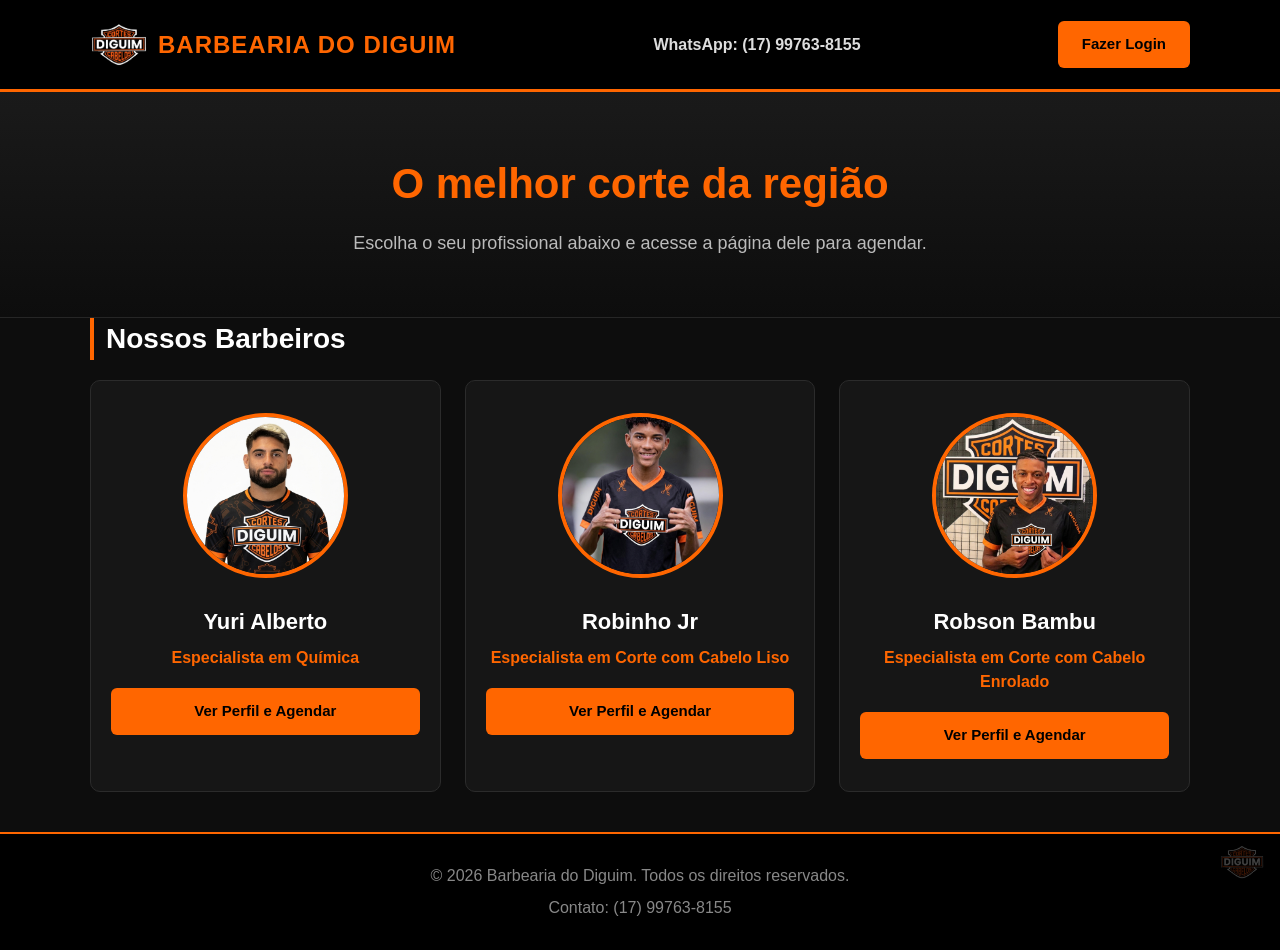
<file: index.html>
<!DOCTYPE html>
<html lang="pt-BR">

<head>
    <meta charset="UTF-8">
    <meta name="viewport" content="width=device-width, initial-scale=1.0">
    <title>Barbearia do Diguim</title>
    <link rel="stylesheet" href="style.css">
</head>

<body>

    <header>
        <div class="container">

            <div class="brand-area">
                <img src="logo-diguim-cortada.png"
                     alt="Logo da Barbearia do Diguim"
                     class="logo-topo">

                <h1>Barbearia do Diguim</h1>
            </div>

            <div class="contact">
                WhatsApp: (17) 99763-8155
            </div>

            <div class="header-actions">
                <a href="login.html" class="btn-header">Fazer Login</a>
            </div>

        </div>
    </header>

    <section id="hero">
        <div class="container">
            <h2>O melhor corte da região</h2>
            <p>Escolha o seu profissional abaixo e acesse a página dele para agendar.</p>
        </div>
    </section>

    <section id="profissionais" class="container">

        <h2>Nossos Barbeiros</h2>

        <div class="cards">

            <div class="card">
                <img src="yuri alberto diguim.jpg" alt="Yuri Alberto">

                <h3>Yuri Alberto</h3>

                <p>Especialista em Química</p>

                <a href="yuri-alberto.html" class="btn-primary btn-full">
                    Ver Perfil e Agendar
                </a>
            </div>

            <div class="card">
                <img src="robinho jr diguim.jpg" alt="Robinho Jr">

                <h3>Robinho Jr</h3>

                <p>Especialista em Corte com Cabelo Liso</p>

                <a href="robinho-jr.html" class="btn-primary btn-full">
                    Ver Perfil e Agendar
                </a>
            </div>

            <div class="card">
                <img src="robson bambu diguim.jpg" alt="Robson Bambu">

                <h3>Robson Bambu</h3>

                <p>Especialista em Corte com Cabelo Enrolado</p>

                <a href="robson-bambu.html" class="btn-primary btn-full">
                    Ver Perfil e Agendar
                </a>
            </div>

        </div>
    </section>

    <footer>
        <p>&copy; 2026 Barbearia do Diguim. Todos os direitos reservados.</p>
        <p>Contato: (17) 99763-8155</p>
    </footer>

    <!-- LOGO PEQUENA NO CANTO -->
    <img src="logo-diguim-cortada.png"
         alt=""
         class="logo-canto">

</body>
</html>
</file>
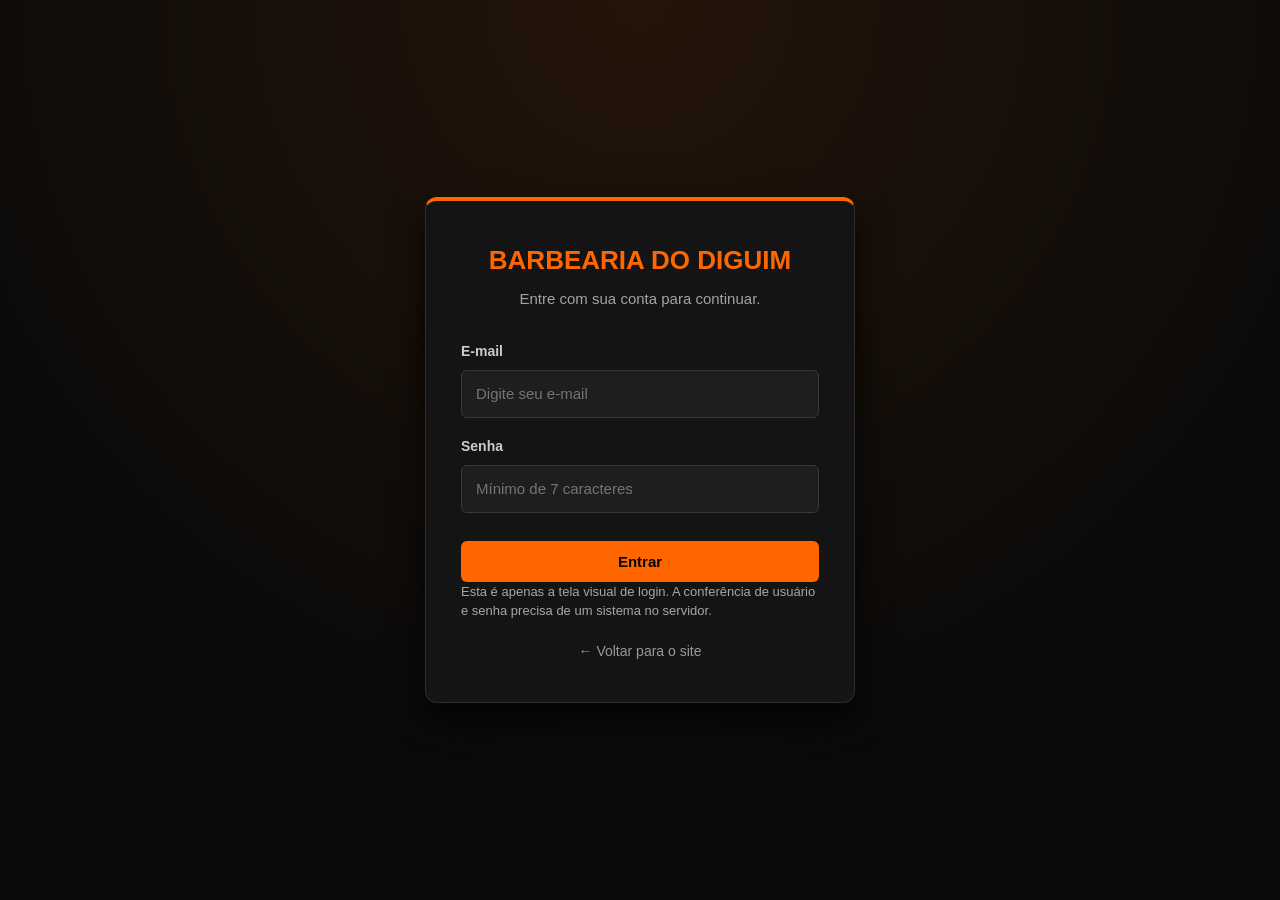
<file: login.html>
<!DOCTYPE html>
<html lang="pt-BR">
<head>
    <meta charset="UTF-8">
    <meta name="viewport" content="width=device-width, initial-scale=1.0">
    <title>Login - Barbearia do Diguim</title>
    <link rel="stylesheet" href="style.css">
</head>
<body class="login-page-body">
    <main class="login-container">
        <section class="login-card">
            <div class="login-header">
                <h1>Barbearia do Diguim</h1>
                <p>Entre com sua conta para continuar.</p>
            </div>

            <form action="index.html" method="get">
                <div class="form-group">
                    <label for="login-email">E-mail</label>
                    <input type="email" id="login-email" name="email" placeholder="Digite seu e-mail" required>
                </div>

                <div class="form-group">
                    <label for="login-senha">Senha</label>
                    <input type="password" id="login-senha" name="senha" placeholder="Mínimo de 7 caracteres" minlength="7" required>
                </div>

                <button type="submit" class="btn-primary btn-full">Entrar</button>
            </form>

            <p class="form-hint">Esta é apenas a tela visual de login. A conferência de usuário e senha precisa de um sistema no servidor.</p>
            <div class="login-footer">
                <a href="index.html" class="back-link">&larr; Voltar para o site</a>
            </div>
        </section>
    </main>
</body>
</html>
</file>
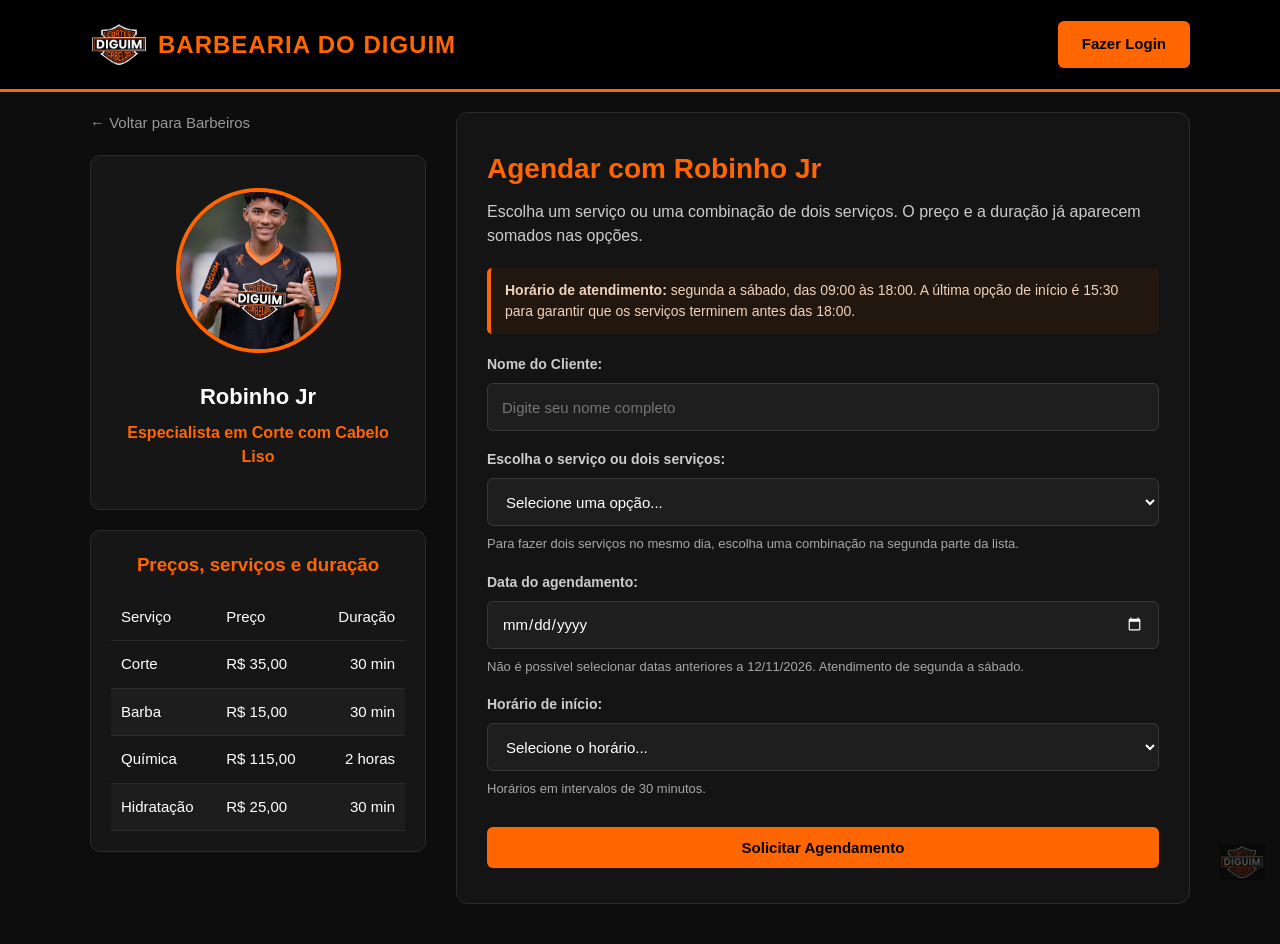
<file: robinho-jr.html>
<!DOCTYPE html>
<html lang="pt-BR">
<head>
    <meta charset="UTF-8">
    <meta name="viewport" content="width=device-width, initial-scale=1.0">
    <title>Robinho Jr - Barbearia do Diguim</title>
    <link rel="stylesheet" href="style.css">
</head>
<body>

    <header>
        <div class="container">
            <div class="brand-area">
                <img src="logo-diguim-cortada.png"
                     alt="Logo da Barbearia do Diguim"
                     class="logo-topo">

                <h1>
                    <a href="index.html" class="logo-link">
                        Barbearia do Diguim
                    </a>
                </h1>
            </div>

            <div class="header-actions">
                <a href="login.html" class="btn-header">Fazer Login</a>
            </div>
        </div>
    </header>

    <main class="container profile-layout">

        <aside class="profile-sidebar">

            <a href="index.html" class="back-link-left">
                &larr; Voltar para Barbeiros
            </a>

            <div class="card">
                <img src="robinho jr diguim.jpg" alt="Robinho Jr">
                <h2>Robinho Jr</h2>
                <p>Especialista em Corte com Cabelo Liso</p>
            </div>

            <div class="servicos-box">
                <h3>Preços, serviços e duração</h3>

                <table>
                    <thead>
                        <tr>
                            <td>Serviço</td>
                            <td>Preço</td>
                            <td>Duração</td>
                        </tr>
                    </thead>

                    <tbody>
                        <tr>
                            <td>Corte</td>
                            <td>R$ 35,00</td>
                            <td>30 min</td>
                        </tr>

                        <tr>
                            <td>Barba</td>
                            <td>R$ 15,00</td>
                            <td>30 min</td>
                        </tr>

                        <tr>
                            <td>Química</td>
                            <td>R$ 115,00</td>
                            <td>2 horas</td>
                        </tr>

                        <tr>
                            <td>Hidratação</td>
                            <td>R$ 25,00</td>
                            <td>30 min</td>
                        </tr>
                    </tbody>
                </table>
            </div>

        </aside>

        <section class="profile-content" id="agendamento">

            <h2>Agendar com Robinho Jr</h2>

            <p class="subtitle-agendamento">
                Escolha um serviço ou uma combinação de dois serviços.
                O preço e a duração já aparecem somados nas opções.
            </p>

            <div class="horarios-info">
                <strong>Horário de atendimento:</strong>
                segunda a sábado, das 09:00 às 18:00.

                A última opção de início é 15:30 para garantir que os
                serviços terminem antes das 18:00.
            </div>

            <form action="sucesso.html" method="get">

                <input type="hidden" name="barbeiro" value="Robinho Jr">

                <div class="form-group">
                    <label for="nome">Nome do Cliente:</label>

                    <input type="text"
                           id="nome"
                           name="nome"
                           required
                           placeholder="Digite seu nome completo">
                </div>

                <div class="form-group">

                    <label for="pacote">
                        Escolha o serviço ou dois serviços:
                    </label>

                    <select id="pacote" name="servico" required>

                        <option value="">Selecione uma opção...</option>

                        <optgroup label="Um serviço">

                            <option value="Corte - R$ 35,00 - 30 min">
                                Corte - R$ 35,00 - 30 min
                            </option>

                            <option value="Barba - R$ 15,00 - 30 min">
                                Barba - R$ 15,00 - 30 min
                            </option>

                            <option value="Química - R$ 115,00 - 2 horas">
                                Química - R$ 115,00 - 2 horas
                            </option>

                            <option value="Hidratação - R$ 25,00 - 30 min">
                                Hidratação - R$ 25,00 - 30 min
                            </option>

                        </optgroup>

                        <optgroup label="Dois serviços - valores e tempos somados">

                            <option value="Corte + Barba - R$ 50,00 - 1 hora">
                                Corte + Barba - R$ 50,00 - 1 hora
                            </option>

                            <option value="Corte + Química - R$ 150,00 - 2 horas e 30 minutos">
                                Corte + Química - R$ 150,00 - 2 horas e 30 minutos
                            </option>

                            <option value="Corte + Hidratação - R$ 60,00 - 1 hora">
                                Corte + Hidratação - R$ 60,00 - 1 hora
                            </option>

                            <option value="Barba + Química - R$ 130,00 - 2 horas e 30 minutos">
                                Barba + Química - R$ 130,00 - 2 horas e 30 minutos
                            </option>

                            <option value="Barba + Hidratação - R$ 40,00 - 1 hora">
                                Barba + Hidratação - R$ 40,00 - 1 hora
                            </option>

                            <option value="Química + Hidratação - R$ 140,00 - 2 horas e 30 minutos">
                                Química + Hidratação - R$ 140,00 - 2 horas e 30 minutos
                            </option>

                        </optgroup>

                    </select>

                    <span class="form-hint">
                        Para fazer dois serviços no mesmo dia, escolha
                        uma combinação na segunda parte da lista.
                    </span>

                </div>

                <div class="form-group">

                    <label for="data">Data do agendamento:</label>

                    <input type="date"
                           id="data"
                           name="data"
                           min="2026-11-12"
                           required>

                    <span class="form-hint">
                        Não é possível selecionar datas anteriores a 12/11/2026.
                        Atendimento de segunda a sábado.
                    </span>

                </div>

                <div class="form-group">

                    <label for="hora">Horário de início:</label>

                    <select id="hora" name="hora" required>

                        <option value="">Selecione o horário...</option>

                        <option value="09:00">09:00</option>
                        <option value="09:30">09:30</option>
                        <option value="10:00">10:00</option>
                        <option value="10:30">10:30</option>
                        <option value="11:00">11:00</option>
                        <option value="11:30">11:30</option>
                        <option value="12:00">12:00</option>
                        <option value="12:30">12:30</option>
                        <option value="13:00">13:00</option>
                        <option value="13:30">13:30</option>
                        <option value="14:00">14:00</option>
                        <option value="14:30">14:30</option>
                        <option value="15:00">15:00</option>
                        <option value="15:30">15:30</option>

                    </select>

                    <span class="form-hint">
                        Horários em intervalos de 30 minutos.
                    </span>

                </div>

                <button type="submit" class="btn-primary btn-full">
                    Solicitar Agendamento
                </button>

            </form>

        </section>

    </main>

    <img src="logo-diguim-cortada.png"
         alt=""
         class="logo-canto">

</body>
</html>
</file>
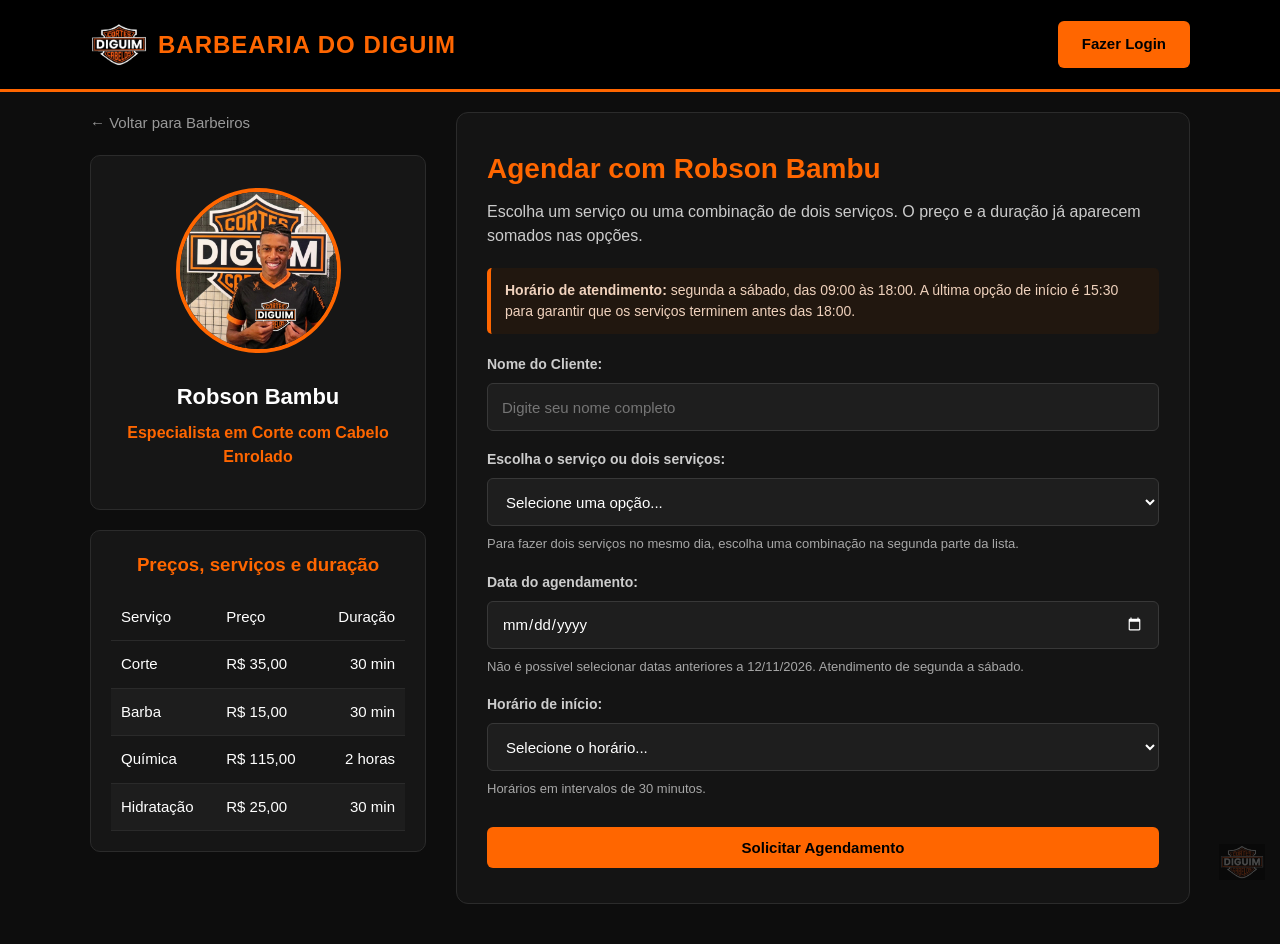
<file: robson-bambu.html>
<!DOCTYPE html>
<html lang="pt-BR">
<head>
    <meta charset="UTF-8">
    <meta name="viewport" content="width=device-width, initial-scale=1.0">
    <title>Robson Bambu - Barbearia do Diguim</title>
    <link rel="stylesheet" href="style.css">
</head>
<body>

    <header>
        <div class="container">
            <div class="brand-area">
                <img src="logo-diguim-cortada.png"
                     alt="Logo da Barbearia do Diguim"
                     class="logo-topo">

                <h1>
                    <a href="index.html" class="logo-link">
                        Barbearia do Diguim
                    </a>
                </h1>
            </div>

            <div class="header-actions">
                <a href="login.html" class="btn-header">Fazer Login</a>
            </div>
        </div>
    </header>

    <main class="container profile-layout">

        <aside class="profile-sidebar">

            <a href="index.html" class="back-link-left">
                &larr; Voltar para Barbeiros
            </a>

            <div class="card">
                <img src="robson bambu diguim.jpg" alt="Robson Bambu">
                <h2>Robson Bambu</h2>
                <p>Especialista em Corte com Cabelo Enrolado</p>
            </div>

            <div class="servicos-box">
                <h3>Preços, serviços e duração</h3>

                <table>
                    <thead>
                        <tr>
                            <td>Serviço</td>
                            <td>Preço</td>
                            <td>Duração</td>
                        </tr>
                    </thead>

                    <tbody>
                        <tr>
                            <td>Corte</td>
                            <td>R$ 35,00</td>
                            <td>30 min</td>
                        </tr>

                        <tr>
                            <td>Barba</td>
                            <td>R$ 15,00</td>
                            <td>30 min</td>
                        </tr>

                        <tr>
                            <td>Química</td>
                            <td>R$ 115,00</td>
                            <td>2 horas</td>
                        </tr>

                        <tr>
                            <td>Hidratação</td>
                            <td>R$ 25,00</td>
                            <td>30 min</td>
                        </tr>
                    </tbody>
                </table>
            </div>

        </aside>

        <section class="profile-content" id="agendamento">

            <h2>Agendar com Robson Bambu</h2>

            <p class="subtitle-agendamento">
                Escolha um serviço ou uma combinação de dois serviços.
                O preço e a duração já aparecem somados nas opções.
            </p>

            <div class="horarios-info">
                <strong>Horário de atendimento:</strong>
                segunda a sábado, das 09:00 às 18:00.

                A última opção de início é 15:30 para garantir que os
                serviços terminem antes das 18:00.
            </div>

            <form action="sucesso.html" method="get">

                <input type="hidden" name="barbeiro" value="Robson Bambu">

                <div class="form-group">
                    <label for="nome">Nome do Cliente:</label>

                    <input type="text"
                           id="nome"
                           name="nome"
                           required
                           placeholder="Digite seu nome completo">
                </div>

                <div class="form-group">

                    <label for="pacote">
                        Escolha o serviço ou dois serviços:
                    </label>

                    <select id="pacote" name="servico" required>

                        <option value="">Selecione uma opção...</option>

                        <optgroup label="Um serviço">

                            <option value="Corte - R$ 35,00 - 30 min">
                                Corte - R$ 35,00 - 30 min
                            </option>

                            <option value="Barba - R$ 15,00 - 30 min">
                                Barba - R$ 15,00 - 30 min
                            </option>

                            <option value="Química - R$ 115,00 - 2 horas">
                                Química - R$ 115,00 - 2 horas
                            </option>

                            <option value="Hidratação - R$ 25,00 - 30 min">
                                Hidratação - R$ 25,00 - 30 min
                            </option>

                        </optgroup>

                        <optgroup label="Dois serviços - valores e tempos somados">

                            <option value="Corte + Barba - R$ 50,00 - 1 hora">
                                Corte + Barba - R$ 50,00 - 1 hora
                            </option>

                            <option value="Corte + Química - R$ 150,00 - 2 horas e 30 minutos">
                                Corte + Química - R$ 150,00 - 2 horas e 30 minutos
                            </option>

                            <option value="Corte + Hidratação - R$ 60,00 - 1 hora">
                                Corte + Hidratação - R$ 60,00 - 1 hora
                            </option>

                            <option value="Barba + Química - R$ 130,00 - 2 horas e 30 minutos">
                                Barba + Química - R$ 130,00 - 2 horas e 30 minutos
                            </option>

                            <option value="Barba + Hidratação - R$ 40,00 - 1 hora">
                                Barba + Hidratação - R$ 40,00 - 1 hora
                            </option>

                            <option value="Química + Hidratação - R$ 140,00 - 2 horas e 30 minutos">
                                Química + Hidratação - R$ 140,00 - 2 horas e 30 minutos
                            </option>

                        </optgroup>

                    </select>

                    <span class="form-hint">
                        Para fazer dois serviços no mesmo dia, escolha
                        uma combinação na segunda parte da lista.
                    </span>

                </div>

                <div class="form-group">

                    <label for="data">Data do agendamento:</label>

                    <input type="date"
                           id="data"
                           name="data"
                           min="2026-11-12"
                           required>

                    <span class="form-hint">
                        Não é possível selecionar datas anteriores a 12/11/2026.
                        Atendimento de segunda a sábado.
                    </span>

                </div>

                <div class="form-group">

                    <label for="hora">Horário de início:</label>

                    <select id="hora" name="hora" required>

                        <option value="">Selecione o horário...</option>

                        <option value="09:00">09:00</option>
                        <option value="09:30">09:30</option>
                        <option value="10:00">10:00</option>
                        <option value="10:30">10:30</option>
                        <option value="11:00">11:00</option>
                        <option value="11:30">11:30</option>
                        <option value="12:00">12:00</option>
                        <option value="12:30">12:30</option>
                        <option value="13:00">13:00</option>
                        <option value="13:30">13:30</option>
                        <option value="14:00">14:00</option>
                        <option value="14:30">14:30</option>
                        <option value="15:00">15:00</option>
                        <option value="15:30">15:30</option>

                    </select>

                    <span class="form-hint">
                        Horários em intervalos de 30 minutos.
                    </span>

                </div>

                <button type="submit" class="btn-primary btn-full">
                    Solicitar Agendamento
                </button>

            </form>

        </section>

    </main>

    <img src="logo-diguim-cortada.png"
         alt=""
         class="logo-canto">

</body>
</html>
</file>
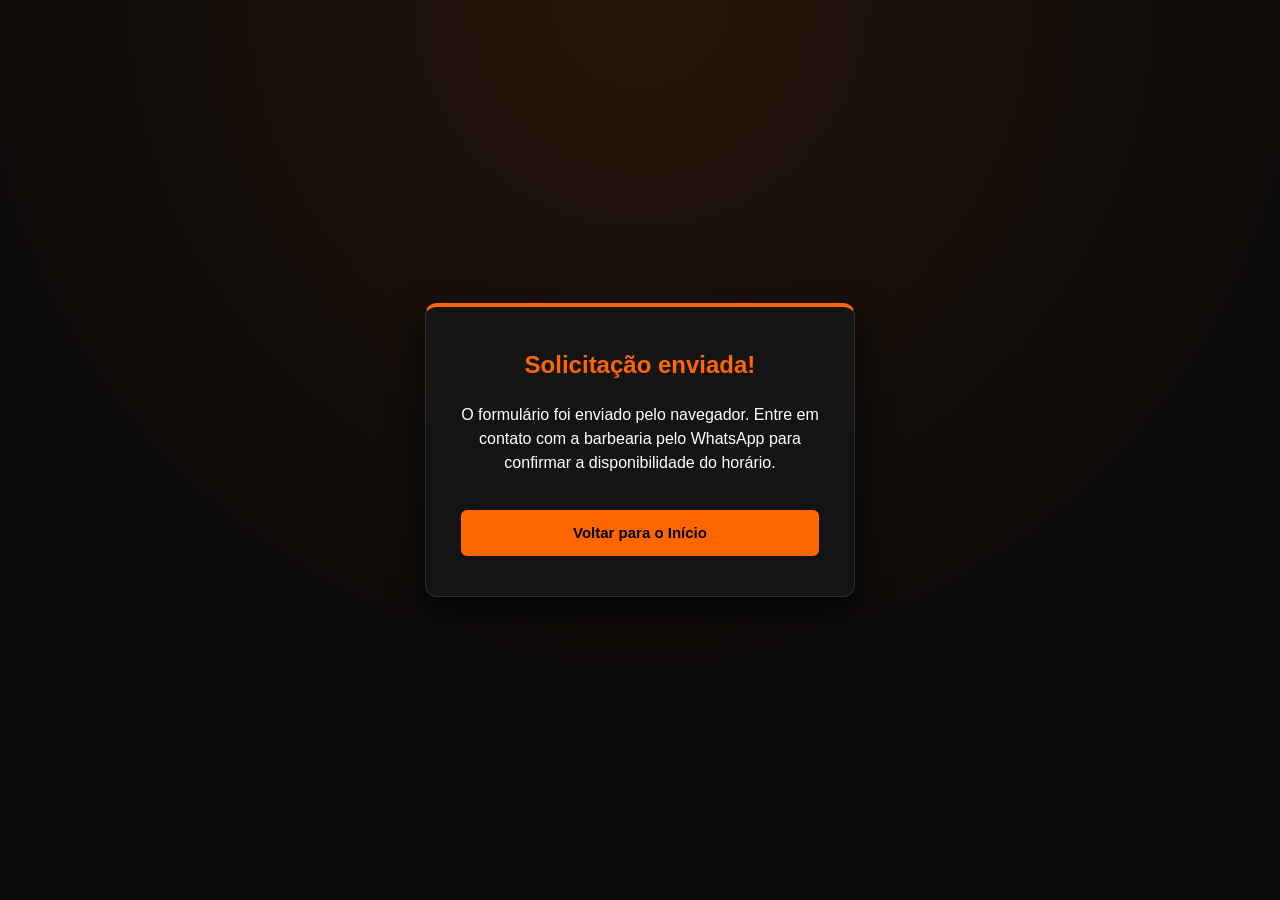
<file: sucesso.html>
<!DOCTYPE html>
<html lang="pt-BR">

<head>
    <meta charset="UTF-8">
    <meta name="viewport" content="width=device-width, initial-scale=1.0">
    <title>Solicitação - Barbearia do Diguim</title>
    <link rel="stylesheet" href="style.css">
</head>

<body class="login-page-body">
    <main class="login-container">
        <section class="login-card" style="text-align: center;">
            <h1 style="color: #ff6600; margin-bottom: 20px;">Solicitação enviada!</h1>
            <p style="color: #ffffff; margin-bottom: 25px; line-height: 1.5;">O formulário foi enviado pelo navegador.
                Entre em contato com a barbearia pelo WhatsApp para confirmar a disponibilidade do horário.</p>

            <a href="index.html" class="btn-primary btn-full">Voltar para o Início</a>
        </section>
    </main>
</body>

</html>
</file>
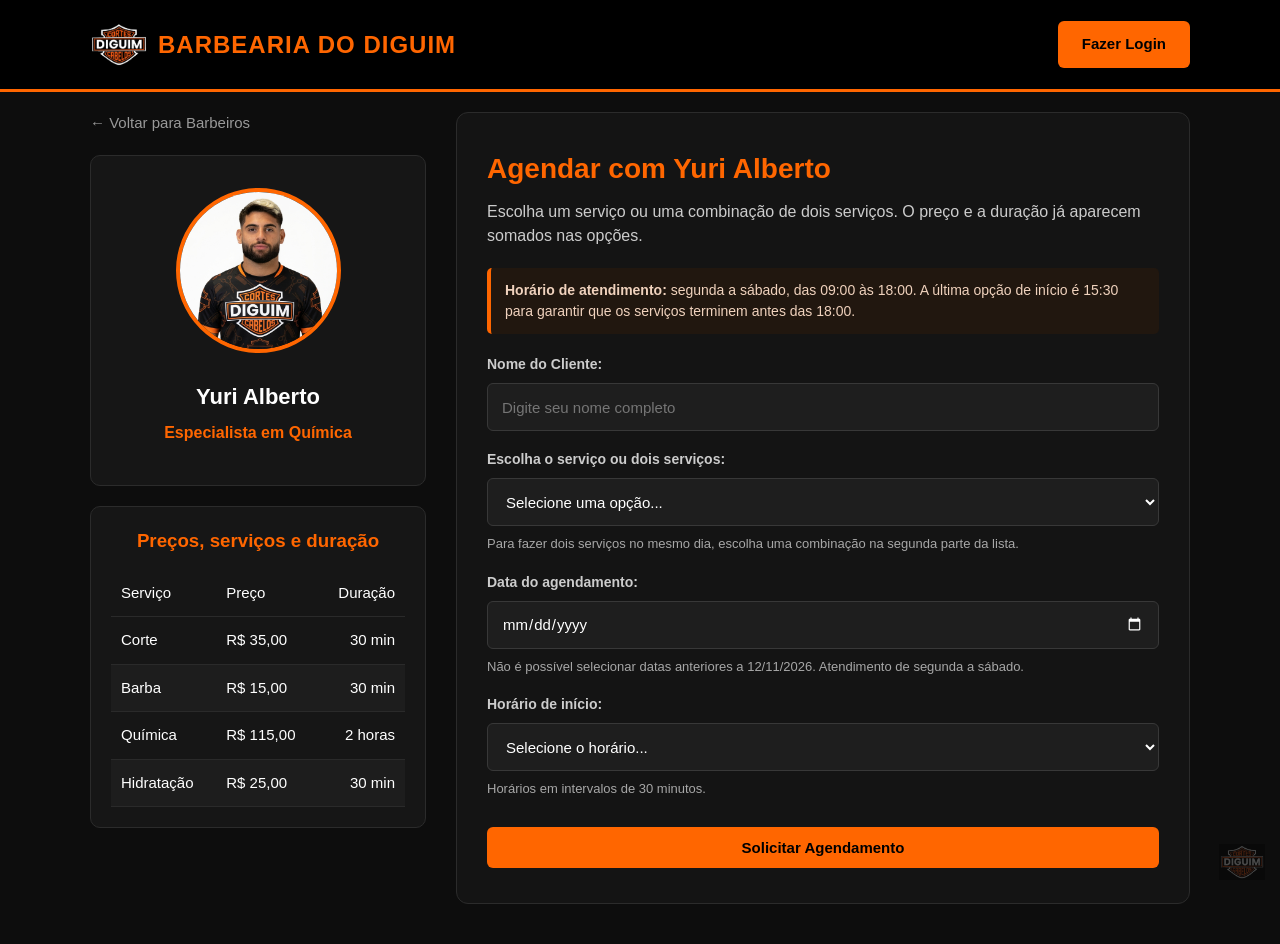
<file: yuri-alberto.html>
<!DOCTYPE html>
<html lang="pt-BR">
<head>
    <meta charset="UTF-8">
    <meta name="viewport" content="width=device-width, initial-scale=1.0">
    <title>Yuri Alberto - Barbearia do Diguim</title>
    <link rel="stylesheet" href="style.css">
</head>
<body>

    <header>
        <div class="container">
            <div class="brand-area">
                <img src="logo-diguim-cortada.png"
                     alt="Logo da Barbearia do Diguim"
                     class="logo-topo">

                <h1>
                    <a href="index.html" class="logo-link">
                        Barbearia do Diguim
                    </a>
                </h1>
            </div>

            <div class="header-actions">
                <a href="login.html" class="btn-header">Fazer Login</a>
            </div>
        </div>
    </header>

    <main class="container profile-layout">

        <aside class="profile-sidebar">

            <a href="index.html" class="back-link-left">
                &larr; Voltar para Barbeiros
            </a>

            <div class="card">
                <img src="yuri alberto diguim.jpg" alt="Yuri Alberto">
                <h2>Yuri Alberto</h2>
                <p>Especialista em Química</p>
            </div>

            <div class="servicos-box">
                <h3>Preços, serviços e duração</h3>

                <table>
                    <thead>
                        <tr>
                            <td>Serviço</td>
                            <td>Preço</td>
                            <td>Duração</td>
                        </tr>
                    </thead>

                    <tbody>
                        <tr>
                            <td>Corte</td>
                            <td>R$ 35,00</td>
                            <td>30 min</td>
                        </tr>

                        <tr>
                            <td>Barba</td>
                            <td>R$ 15,00</td>
                            <td>30 min</td>
                        </tr>

                        <tr>
                            <td>Química</td>
                            <td>R$ 115,00</td>
                            <td>2 horas</td>
                        </tr>

                        <tr>
                            <td>Hidratação</td>
                            <td>R$ 25,00</td>
                            <td>30 min</td>
                        </tr>
                    </tbody>
                </table>
            </div>

        </aside>

        <section class="profile-content" id="agendamento">

            <h2>Agendar com Yuri Alberto</h2>

            <p class="subtitle-agendamento">
                Escolha um serviço ou uma combinação de dois serviços.
                O preço e a duração já aparecem somados nas opções.
            </p>

            <div class="horarios-info">
                <strong>Horário de atendimento:</strong>
                segunda a sábado, das 09:00 às 18:00.

                A última opção de início é 15:30 para garantir que os
                serviços terminem antes das 18:00.
            </div>

            <form action="sucesso.html" method="get">

                <input type="hidden" name="barbeiro" value="Yuri Alberto">

                <div class="form-group">
                    <label for="nome">Nome do Cliente:</label>

                    <input type="text"
                           id="nome"
                           name="nome"
                           required
                           placeholder="Digite seu nome completo">
                </div>

                <div class="form-group">

                    <label for="pacote">
                        Escolha o serviço ou dois serviços:
                    </label>

                    <select id="pacote" name="servico" required>

                        <option value="">Selecione uma opção...</option>

                        <optgroup label="Um serviço">

                            <option value="Corte - R$ 35,00 - 30 min">
                                Corte - R$ 35,00 - 30 min
                            </option>

                            <option value="Barba - R$ 15,00 - 30 min">
                                Barba - R$ 15,00 - 30 min
                            </option>

                            <option value="Química - R$ 115,00 - 2 horas">
                                Química - R$ 115,00 - 2 horas
                            </option>

                            <option value="Hidratação - R$ 25,00 - 30 min">
                                Hidratação - R$ 25,00 - 30 min
                            </option>

                        </optgroup>

                        <optgroup label="Dois serviços - valores e tempos somados">

                            <option value="Corte + Barba - R$ 50,00 - 1 hora">
                                Corte + Barba - R$ 50,00 - 1 hora
                            </option>

                            <option value="Corte + Química - R$ 150,00 - 2 horas e 30 minutos">
                                Corte + Química - R$ 150,00 - 2 horas e 30 minutos
                            </option>

                            <option value="Corte + Hidratação - R$ 60,00 - 1 hora">
                                Corte + Hidratação - R$ 60,00 - 1 hora
                            </option>

                            <option value="Barba + Química - R$ 130,00 - 2 horas e 30 minutos">
                                Barba + Química - R$ 130,00 - 2 horas e 30 minutos
                            </option>

                            <option value="Barba + Hidratação - R$ 40,00 - 1 hora">
                                Barba + Hidratação - R$ 40,00 - 1 hora
                            </option>

                            <option value="Química + Hidratação - R$ 140,00 - 2 horas e 30 minutos">
                                Química + Hidratação - R$ 140,00 - 2 horas e 30 minutos
                            </option>

                        </optgroup>

                    </select>

                    <span class="form-hint">
                        Para fazer dois serviços no mesmo dia, escolha
                        uma combinação na segunda parte da lista.
                    </span>

                </div>

                <div class="form-group">

                    <label for="data">Data do agendamento:</label>

                    <input type="date"
                           id="data"
                           name="data"
                           min="2026-11-12"
                           required>

                    <span class="form-hint">
                        Não é possível selecionar datas anteriores a 12/11/2026.
                        Atendimento de segunda a sábado.
                    </span>

                </div>

                <div class="form-group">

                    <label for="hora">Horário de início:</label>

                    <select id="hora" name="hora" required>

                        <option value="">Selecione o horário...</option>

                        <option value="09:00">09:00</option>
                        <option value="09:30">09:30</option>
                        <option value="10:00">10:00</option>
                        <option value="10:30">10:30</option>
                        <option value="11:00">11:00</option>
                        <option value="11:30">11:30</option>
                        <option value="12:00">12:00</option>
                        <option value="12:30">12:30</option>
                        <option value="13:00">13:00</option>
                        <option value="13:30">13:30</option>
                        <option value="14:00">14:00</option>
                        <option value="14:30">14:30</option>
                        <option value="15:00">15:00</option>
                        <option value="15:30">15:30</option>

                    </select>

                    <span class="form-hint">
                        Horários em intervalos de 30 minutos.
                    </span>

                </div>

                <button type="submit" class="btn-primary btn-full">
                    Solicitar Agendamento
                </button>

            </form>

        </section>

    </main>

    <img src="logo-diguim-cortada.png"
         alt=""
         class="logo-canto">

</body>
</html>
</file>
<file: style.css>
/* CONFIGURAÇÕES GERAIS */
* {
    margin: 0;
    padding: 0;
    box-sizing: border-box;
    font-family: 'Segoe UI', Tahoma, Geneva, Verdana, sans-serif;
}

:root {
    --orange: #ff6600;
    --orange-hover: #ff7b24;
    --background: #0d0d0d;
    --surface: #161616;
    --surface-light: #1e1e1e;
    --border: #2b2b2b;
    --text: #ffffff;
    --muted: #bbbbbb;
}

body {
    background-color: var(--background);
    color: var(--text);
    line-height: 1.5;
}

.container {
    width: min(1100px, 100% - 32px);
    margin: 0 auto;
}

/* CABEÇALHO */
header {
    background-color: #000000;
    border-bottom: 3px solid var(--orange);
    padding: 12px 0;
}

header .container {
    min-height: 65px;
    display: flex;
    justify-content: space-between;
    align-items: center;
    flex-wrap: wrap;
    gap: 15px;
}

/* LOGO AO LADO DO NOME */
.brand-area {
    display: flex;
    align-items: center;
    gap: 10px;
}

.logo-topo {
    width: 58px;
    height: 58px;
    object-fit: contain;
    flex-shrink: 0;
}

header h1,
.brand-area h1,
.logo-link {
    color: var(--orange);
    font-size: 24px;
    text-transform: uppercase;
    text-decoration: none;
    letter-spacing: 1px;
    margin: 0;
}

.contact {
    color: #dddddd;
    font-weight: 600;
}

/* LOGO DISCRETA NO CANTO INFERIOR */
.logo-canto {
    position: fixed;
    width: 46px;
    height: 46px;
    object-fit: contain;
    right: 15px;
    bottom: 15px;
    opacity: 0.25;
    pointer-events: none;
    z-index: 10;
}

/* BOTÕES */
.btn-header,
.btn-primary {
    display: inline-block;
    background-color: var(--orange);
    color: #000000;
    text-decoration: none;
    border: none;
    padding: 12px 24px;
    font-weight: 700;
    font-size: 15px;
    cursor: pointer;
    border-radius: 6px;
    transition: background-color 0.25s ease, transform 0.2s ease;
    text-align: center;
}

.btn-primary:hover,
.btn-header:hover {
    background-color: var(--orange-hover);
    transform: translateY(-2px);
}

.btn-full {
    width: 100%;
    margin-top: 10px;
}

/* BANNER PRINCIPAL */
#hero {
    text-align: center;
    padding: 60px 20px;
    background: linear-gradient(180deg, #1a1a1a 0%, var(--background) 100%);
    border-bottom: 1px solid #262626;
}

#hero h2 {
    color: var(--orange);
    font-size: clamp(30px, 5vw, 42px);
    margin-bottom: 15px;
    border: none;
    padding: 0;
}

#hero p {
    color: var(--muted);
    font-size: 18px;
}

/* TÍTULOS */
h2 {
    color: var(--text);
    font-size: 28px;
    border-left: 4px solid var(--orange);
    padding-left: 12px;
    margin-bottom: 20px;
}

/* CARDS DOS BARBEIROS */
.cards {
    display: flex;
    gap: 24px;
    justify-content: space-between;
    flex-wrap: wrap;
    margin-top: 20px;
}

.card {
    background-color: var(--surface);
    padding: 32px 20px;
    border-radius: 10px;
    text-align: center;
    flex: 1;
    min-width: 250px;
    border: 1px solid var(--border);
}

.card img {
    width: 165px;
    height: 165px;
    object-fit: cover;
    border-radius: 50%;
    margin-bottom: 20px;
    border: 4px solid var(--orange);
}

.card h3,
.card h2 {
    color: var(--text);
    font-size: 22px;
    margin-bottom: 8px;
    border: none;
    padding: 0;
}

.card p {
    color: var(--orange);
    font-weight: 600;
    margin-bottom: 8px;
}

/* PÁGINA INDIVIDUAL DO BARBEIRO */
.profile-layout {
    display: flex;
    gap: 30px;
    margin-top: 20px;
    margin-bottom: 40px;
    align-items: flex-start;
    flex-wrap: wrap;
}

.profile-sidebar {
    flex: 1;
    min-width: 280px;
}

.profile-content {
    flex: 2;
    min-width: 280px;
}

.back-link-left {
    color: #999999;
    text-decoration: none;
    display: block;
    margin-bottom: 20px;
    font-size: 15px;
}

.back-link-left:hover,
.back-link:hover {
    color: var(--orange);
}

/* TABELA DE PREÇOS */
.servicos-box {
    background-color: var(--surface);
    border: 1px solid var(--border);
    border-radius: 10px;
    padding: 20px;
    margin-top: 20px;
}

.servicos-box h3 {
    color: var(--orange);
    margin-bottom: 15px;
    text-align: center;
}

table {
    width: 100%;
    border-collapse: collapse;
}

td {
    padding: 12px 10px;
    text-align: left;
    font-size: 15px;
    border-bottom: 1px solid #2a2a2a;
}

td:last-child {
    text-align: right;
    white-space: nowrap;
}

tr:nth-child(even) {
    background-color: #1d1d1d;
}

/* FORMULÁRIO DE AGENDAMENTO */
#agendamento {
    background-color: #141414;
    padding: 35px 30px;
    border: 1px solid var(--border);
    border-radius: 12px;
}

#agendamento h2 {
    color: var(--orange);
    border: none;
    padding: 0;
    margin-bottom: 10px;
}

.subtitle-agendamento {
    margin-bottom: 20px;
    color: #cccccc;
}

.horarios-info,
.aviso-html {
    background-color: #21170f;
    border-left: 4px solid var(--orange);
    color: #f0d2bd;
    padding: 12px 14px;
    border-radius: 5px;
    margin: 15px 0 20px;
    font-size: 14px;
}

form {
    display: flex;
    flex-direction: column;
    gap: 18px;
}

.form-group {
    display: flex;
    flex-direction: column;
    gap: 8px;
}

.form-group label {
    font-weight: 600;
    color: #cccccc;
    font-size: 14px;
}

input,
select {
    width: 100%;
    min-height: 48px;
    padding: 12px 14px;
    border: 1px solid #383838;
    background-color: var(--surface-light);
    color: var(--text);
    border-radius: 6px;
    font-size: 15px;
}

input:focus,
select:focus {
    outline: 2px solid var(--orange);
    outline-offset: 1px;
}

input[type="date"]::-webkit-calendar-picker-indicator {
    cursor: pointer;
    filter: invert(1);
}

.form-hint {
    color: #a7a7a7;
    font-size: 13px;
}

/* TELA DE LOGIN E SUCESSO */
.login-page-body {
    min-height: 100vh;
    display: flex;
    align-items: center;
    justify-content: center;
    background: radial-gradient(circle at top, #241409 0%, #0a0a0a 70%);
    padding: 20px;
}

.login-container {
    width: 100%;
    max-width: 430px;
}

.login-card {
    background-color: #141414;
    border: 1px solid #2e2e2e;
    border-top: 4px solid var(--orange);
    border-radius: 12px;
    padding: 40px 35px;
    box-shadow: 0 15px 35px rgba(0, 0, 0, 0.8);
}

.login-header {
    text-align: center;
    margin-bottom: 30px;
}

.login-header h1 {
    color: var(--orange);
    font-size: 26px;
    text-transform: uppercase;
    margin-bottom: 8px;
}

.login-header p {
    color: #a3a3a3;
    font-size: 15px;
}

.back-link {
    color: #999999;
    text-decoration: none;
    display: block;
    text-align: center;
    margin-top: 20px;
    font-size: 14px;
}

.back-link:hover {
    color: var(--orange);
}

/* RODAPÉ */
footer {
    background-color: #000000;
    text-align: center;
    padding: 30px;
    border-top: 2px solid var(--orange);
    color: #888888;
    margin-top: 40px;
}

footer p + p {
    margin-top: 8px;
}

/* AJUSTES PARA CELULARES */
@media (max-width: 650px) {

    header .container {
        justify-content: center;
        text-align: center;
    }

    .brand-area {
        justify-content: center;
    }

    .logo-topo {
        width: 45px;
        height: 45px;
    }

    .brand-area h1 {
        font-size: 19px;
    }

    .contact {
        font-size: 14px;
    }

    #hero {
        padding: 42px 16px;
    }

    #agendamento {
        padding: 25px 18px;
    }

    .login-card {
        padding: 32px 22px;
    }

    .logo-canto {
        width: 38px;
        height: 38px;
        right: 10px;
        bottom: 10px;
    }
}
</file>
